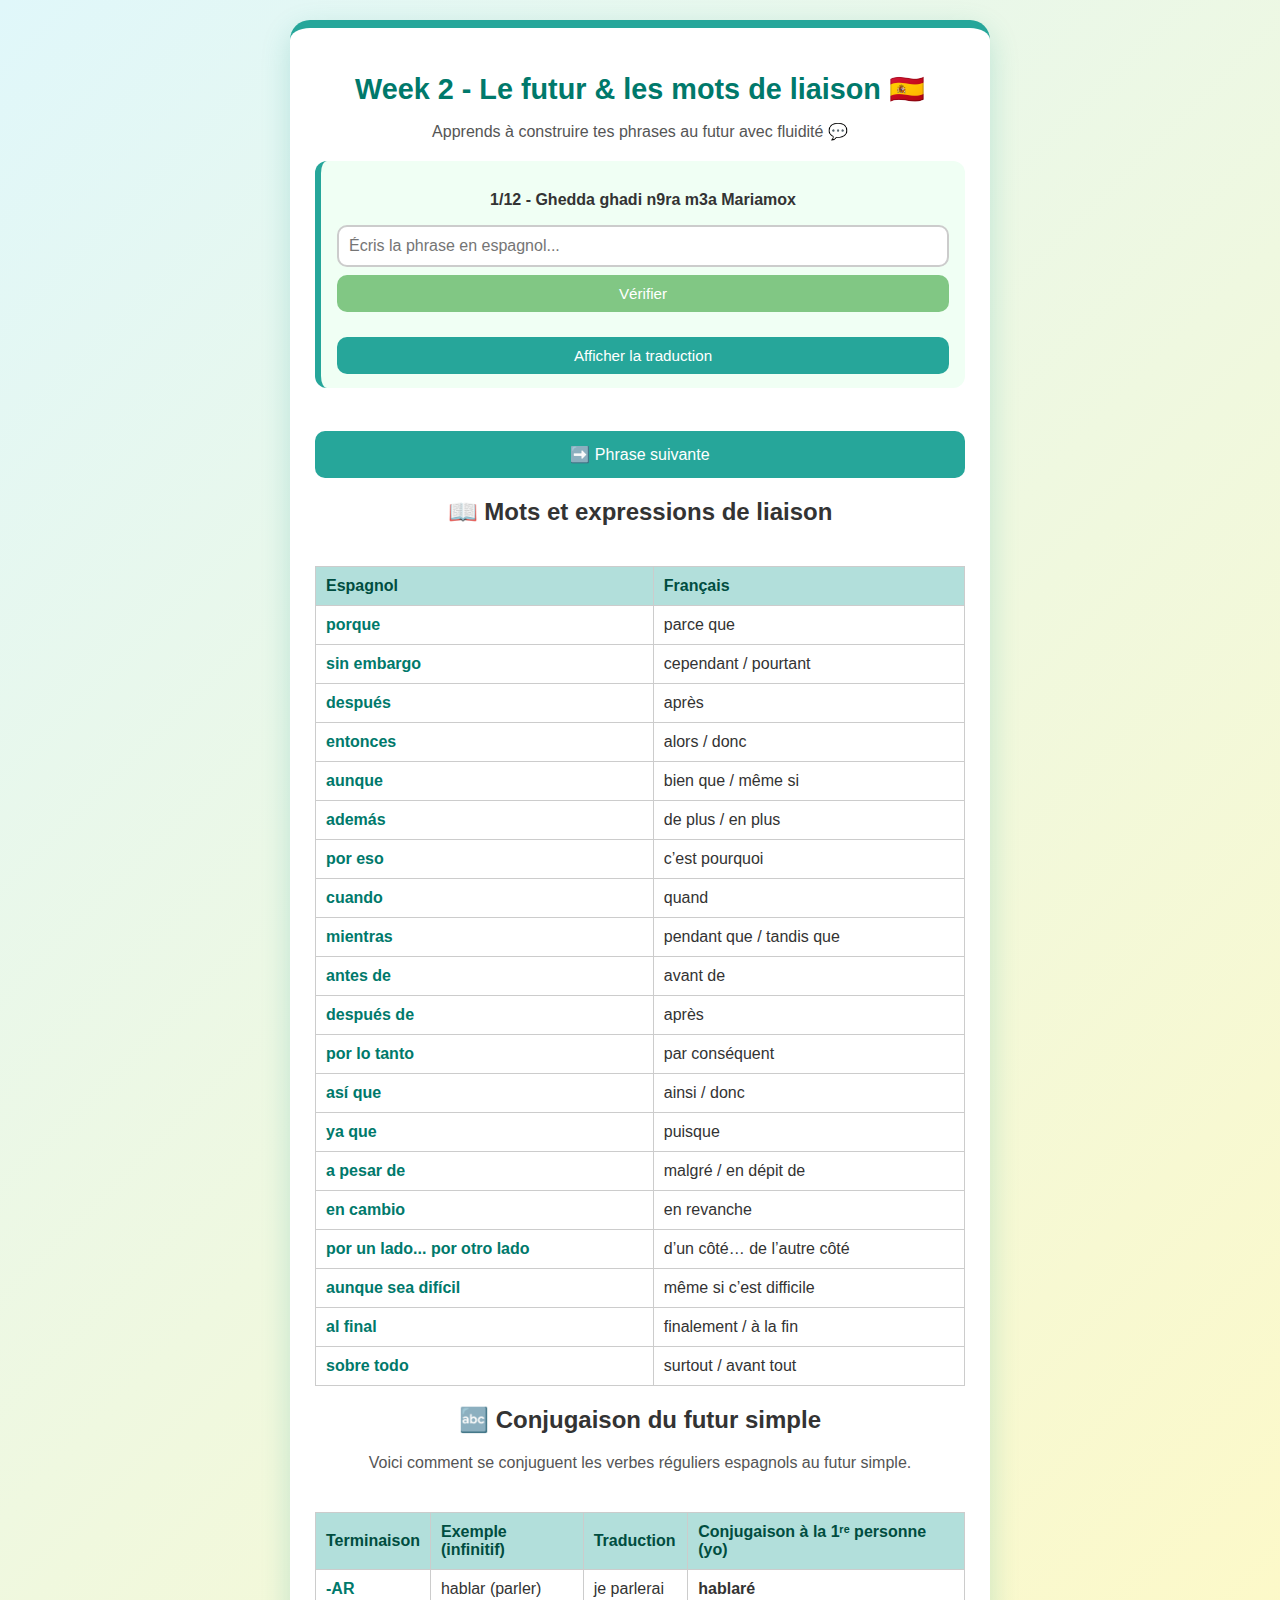
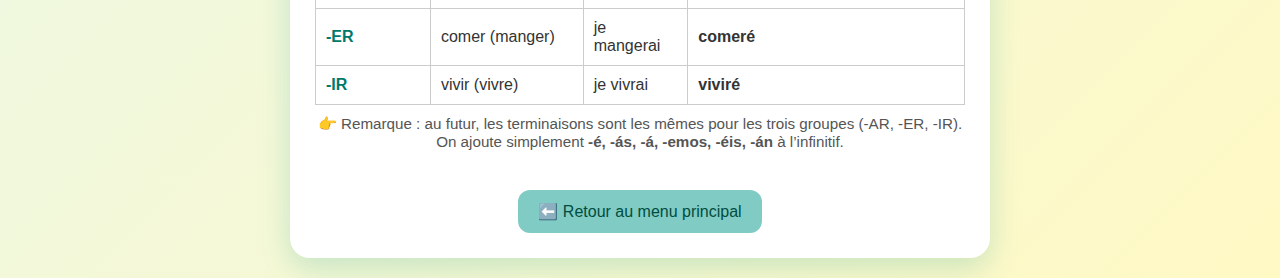
<file: week2.html>
<!DOCTYPE html>
<html lang="fr">
<head>
  <meta charset="UTF-8">
  <meta name="viewport" content="width=device-width, initial-scale=1.0">
  <title>Week 2 - Futur & Mots de liaison 🇪🇸</title>
  <style>
    body {
      font-family: 'Poppins', sans-serif;
      background: linear-gradient(135deg, #e0f7fa, #fff9c4);
      margin: 0;
      padding: 20px 10px;
      color: #333;
      display: flex;
      justify-content: center;
    }

    .container {
      width: 100%;
      max-width: 650px;
      background: white;
      padding: 25px;
      border-radius: 20px;
      box-shadow: 0 10px 30px rgba(0, 150, 136, 0.2);
      text-align: center;
      border-top: 8px solid #26a69a;
    }

    h1 {
      font-size: 1.8rem;
      margin-bottom: 8px;
      color: #00796b;
    }

    p.subtitle {
      color: #555;
      margin-bottom: 20px;
      font-size: 1rem;
    }

    .sentence-card {
      background: #f0fff4;
      border-left: 6px solid #26a69a;
      padding: 14px 16px;
      margin-bottom: 18px;
      border-radius: 12px;
      transition: transform 0.3s;
    }

    .sentence-card:hover {
      transform: translateY(-2px);
    }

    .translation {
      display: none;
      margin-top: 10px;
      color: #444;
      font-size: 1rem;
    }

    .show-btn, .check-btn, .audio-btn, #nextBtn {
      border: none;
      border-radius: 10px;
      color: white;
      cursor: pointer;
      transition: 0.3s;
      font-size: 0.95rem;
    }

    .show-btn {
      margin-top: 10px;
      background: #26a69a;
      padding: 10px 16px;
      width: 100%;
    }

    .show-btn:hover {
      background: #009688;
    }

    .input-area {
      display: block;
      margin-top: 12px;
    }

    .input-area input {
      padding: 10px;
      border: 2px solid #ccc;
      border-radius: 10px;
      width: 100%;
      font-size: 1rem;
      outline: none;
      box-sizing: border-box;
    }

    .check-btn {
      background: #81c784;
      padding: 10px 16px;
      margin-top: 8px;
      width: 100%;
    }

    .check-btn:hover {
      background: #66bb6a;
    }

    .feedback {
      margin-top: 6px;
      font-weight: 600;
      font-size: 0.95rem;
    }

    .feedback.success { color: #2e7d32; }
    .feedback.error { color: #c62828; }

    #nextBtn {
      margin-top: 25px;
      background: #26a69a;
      padding: 14px 24px;
      width: 100%;
      font-size: 1rem;
    }

    #nextBtn:hover {
      background: #00796b;
    }

    table {
      width: 100%;
      border-collapse: collapse;
      margin-top: 40px;
      font-size: 1rem;
    }

    th, td {
      border: 1px solid #ccc;
      padding: 10px;
      text-align: left;
    }

    th {
      background: #b2dfdb;
      color: #004d40;
    }

    td:first-child {
      font-weight: 600;
      color: #00796b;
    }

    #backBtn {
      display: inline-block;
      margin-top: 25px;
      padding: 12px 20px;
      background: #80cbc4;
      color: #004d40;
      border: none;
      border-radius: 12px;
      font-size: 1rem;
      cursor: pointer;
      transition: background 0.3s;
    }

    #backBtn:hover {
      background: #4db6ac;
      color: white;
    }
  </style>
</head>
<body>
  <div class="container">
    <h1>Week 2 - Le futur & les mots de liaison 🇪🇸</h1>
    <p class="subtitle">Apprends à construire tes phrases au futur avec fluidité 💬</p>

    <div id="sentences"></div>
    <button id="nextBtn">➡️ Phrase suivante</button>

    <h2>📖 Mots et expressions de liaison</h2>
    <table>
      <tr><th>Espagnol</th><th>Français</th></tr>
      <tr><td>porque</td><td>parce que</td></tr>
      <tr><td>sin embargo</td><td>cependant / pourtant</td></tr>
      <tr><td>después</td><td>après</td></tr>
      <tr><td>entonces</td><td>alors / donc</td></tr>
      <tr><td>aunque</td><td>bien que / même si</td></tr>
      <tr><td>además</td><td>de plus / en plus</td></tr>
      <tr><td>por eso</td><td>c’est pourquoi</td></tr>
      <tr><td>cuando</td><td>quand</td></tr>
      <tr><td>mientras</td><td>pendant que / tandis que</td></tr>
      <tr><td>antes de</td><td>avant de</td></tr>
      <tr><td>después de</td><td>après</td></tr>
      <tr><td>por lo tanto</td><td>par conséquent</td></tr>
      <tr><td>así que</td><td>ainsi / donc</td></tr>
      <tr><td>ya que</td><td>puisque</td></tr>
      <tr><td>a pesar de</td><td>malgré / en dépit de</td></tr>
      <tr><td>en cambio</td><td>en revanche</td></tr>
      <tr><td>por un lado... por otro lado</td><td>d’un côté… de l’autre côté</td></tr>
      <tr><td>aunque sea difícil</td><td>même si c’est difficile</td></tr>
      <tr><td>al final</td><td>finalement / à la fin</td></tr>
      <tr><td>sobre todo</td><td>surtout / avant tout</td></tr>
    </table>


    <h2>🔤 Conjugaison du futur simple</h2>
<p style="color:#555;">Voici comment se conjuguent les verbes réguliers espagnols au futur simple.</p>

<table>
  <tr>
    <th>Terminaison</th>
    <th>Exemple (infinitif)</th>
    <th>Traduction</th>
    <th>Conjugaison à la 1ʳᵉ personne (yo)</th>
  </tr>
  <tr>
    <td>-AR</td>
    <td>hablar (parler)</td>
    <td>je parlerai</td>
    <td><strong>hablaré</strong></td>
  </tr>
  <tr>
    <td>-ER</td>
    <td>comer (manger)</td>
    <td>je mangerai</td>
    <td><strong>comeré</strong></td>
  </tr>
  <tr>
    <td>-IR</td>
    <td>vivir (vivre)</td>
    <td>je vivrai</td>
    <td><strong>viviré</strong></td>
  </tr>
</table>

<p style="font-size:0.95rem; margin-top:10px; color:#555;">
👉 Remarque : au futur, les terminaisons sont les mêmes pour les trois groupes (-AR, -ER, -IR).  
On ajoute simplement <strong>-é, -ás, -á, -emos, -éis, -án</strong> à l’infinitif.
</p>

    
    <button id="backBtn" onclick="location.href='index.html'">⬅️ Retour au menu principal</button>
  </div>

  <script>
    document.addEventListener("DOMContentLoaded", () => {
      const sentences = [
        ["1/12 - Ghedda ghadi n9ra m3a Mariamox", "Mañana estudiaré con Mariamox"],
        ["2/12 - Ghadi ncharek f wa7ed l'mosaba9a mohima", "Participaré en una competencia importante"],
        ["3/12 - Ba3d ma nsali, ghadi nchoof wa7ed l film", "Después de terminar, veré una película"],
        ["4/12 - Ghadi ntmacha ila kan l jaw mzyan", "Caminaré si hace buen tiempo"],
        ["5/12 - W ila 3ndi l wa9t, ghadi nqra espagnol", "Y si tengo tiempo, estudiaré español"],
        ["6/12 - Ghadi nsowel Othmane 3la les expressions jdad", "Preguntaré Othmane sobre nuevas expresiones"],
        ["7/12 - Man mora had simana, ghadi n9der nsaweb jomal kter", "Después de esta semana podré hacer más frases"],
        ["8/12 - Ghadi n7awel nst3mel les mots de liaison", "Intentaré usar conectores"],
        ["9/12 - Ila t3lmt b motivation, ghadi nkamel", "Si aprendo con motivación, continuaré"],
        ["10/12 - F Wa9t lfaragh ta3i ghadi nqra w njrb jomal jdad", "En mi tiempo libre estudiaré y probaré nuevas frases"],
        ["11/12 - L semaine jaya ghadi ndewaz wa7ed l'examen", "La próxima semana voy a pasar un examen"],
        ["12/12 - W ila t3lmt mzyan, ghadi nb9a dima ndwi b l’espagnol", "Y si aprendo bien, seguiré hablando siempre en español"],
      ];

      let index = 0;
      const container = document.getElementById("sentences");
      const nextBtn = document.getElementById("nextBtn");

      const speakSpanish = text => {
        const utter = new SpeechSynthesisUtterance(text);
        utter.lang = "es-ES";
        utter.rate = 1;
        speechSynthesis.speak(utter);
      };

      const normalizeText = str =>
        str.toLowerCase().normalize("NFD").replace(/[\u0300-\u036f]/g, "").trim();

      const showNextSentence = () => {
        if (index >= sentences.length) {
          nextBtn.disabled = true;
          nextBtn.innerText = "🎉 Toutes les phrases sont terminées !";
          return;
        }

        const [darija, es] = sentences[index];
        const card = document.createElement("div");
        card.classList.add("sentence-card");

        card.innerHTML = `
          <p><strong>${darija}</strong></p>
          <div class="input-area">
            <input type="text" placeholder="Écris la phrase en espagnol...">
            <button class="check-btn">Vérifier</button>
            <p class="feedback"></p>
          </div>
          <button class="show-btn">Afficher la traduction</button>
          <p class="translation">${es}</p>
          <button class="audio-btn">🔊 Écouter</button>
        `;

        const showBtn = card.querySelector(".show-btn");
        const translation = card.querySelector(".translation");
        const audioBtn = card.querySelector(".audio-btn");
        const inputArea = card.querySelector(".input-area");
        const input = inputArea.querySelector("input");
        const checkBtn = inputArea.querySelector(".check-btn");
        const feedback = inputArea.querySelector(".feedback");

        translation.style.display = "none";
        audioBtn.style.display = "none";

        showBtn.addEventListener("click", () => {
          const isHidden = translation.style.display === "none";
          translation.style.display = isHidden ? "block" : "none";
          audioBtn.style.display = isHidden ? "inline-block" : "none";
          inputArea.style.display = isHidden ? "none" : "block";
          feedback.textContent = "";
          showBtn.textContent = isHidden ? "Masquer la traduction" : "Afficher la traduction";
        });

        checkBtn.addEventListener("click", () => {
          const userAnswer = normalizeText(input.value);
          const correctAnswer = normalizeText(es);
          if (userAnswer === correctAnswer) {
            feedback.textContent = "✅ wa3raaaaaa !";
            feedback.className = "feedback success";
          } else {
            feedback.textContent = "hawilii hawilii hawilii";
            feedback.className = "feedback error";
          }
        });

        audioBtn.addEventListener("click", () => speakSpanish(es));
        container.appendChild(card);
        index++;
      };

      nextBtn.addEventListener("click", showNextSentence);
      showNextSentence();
    });
  </script>
</body>
</html>
</file>
